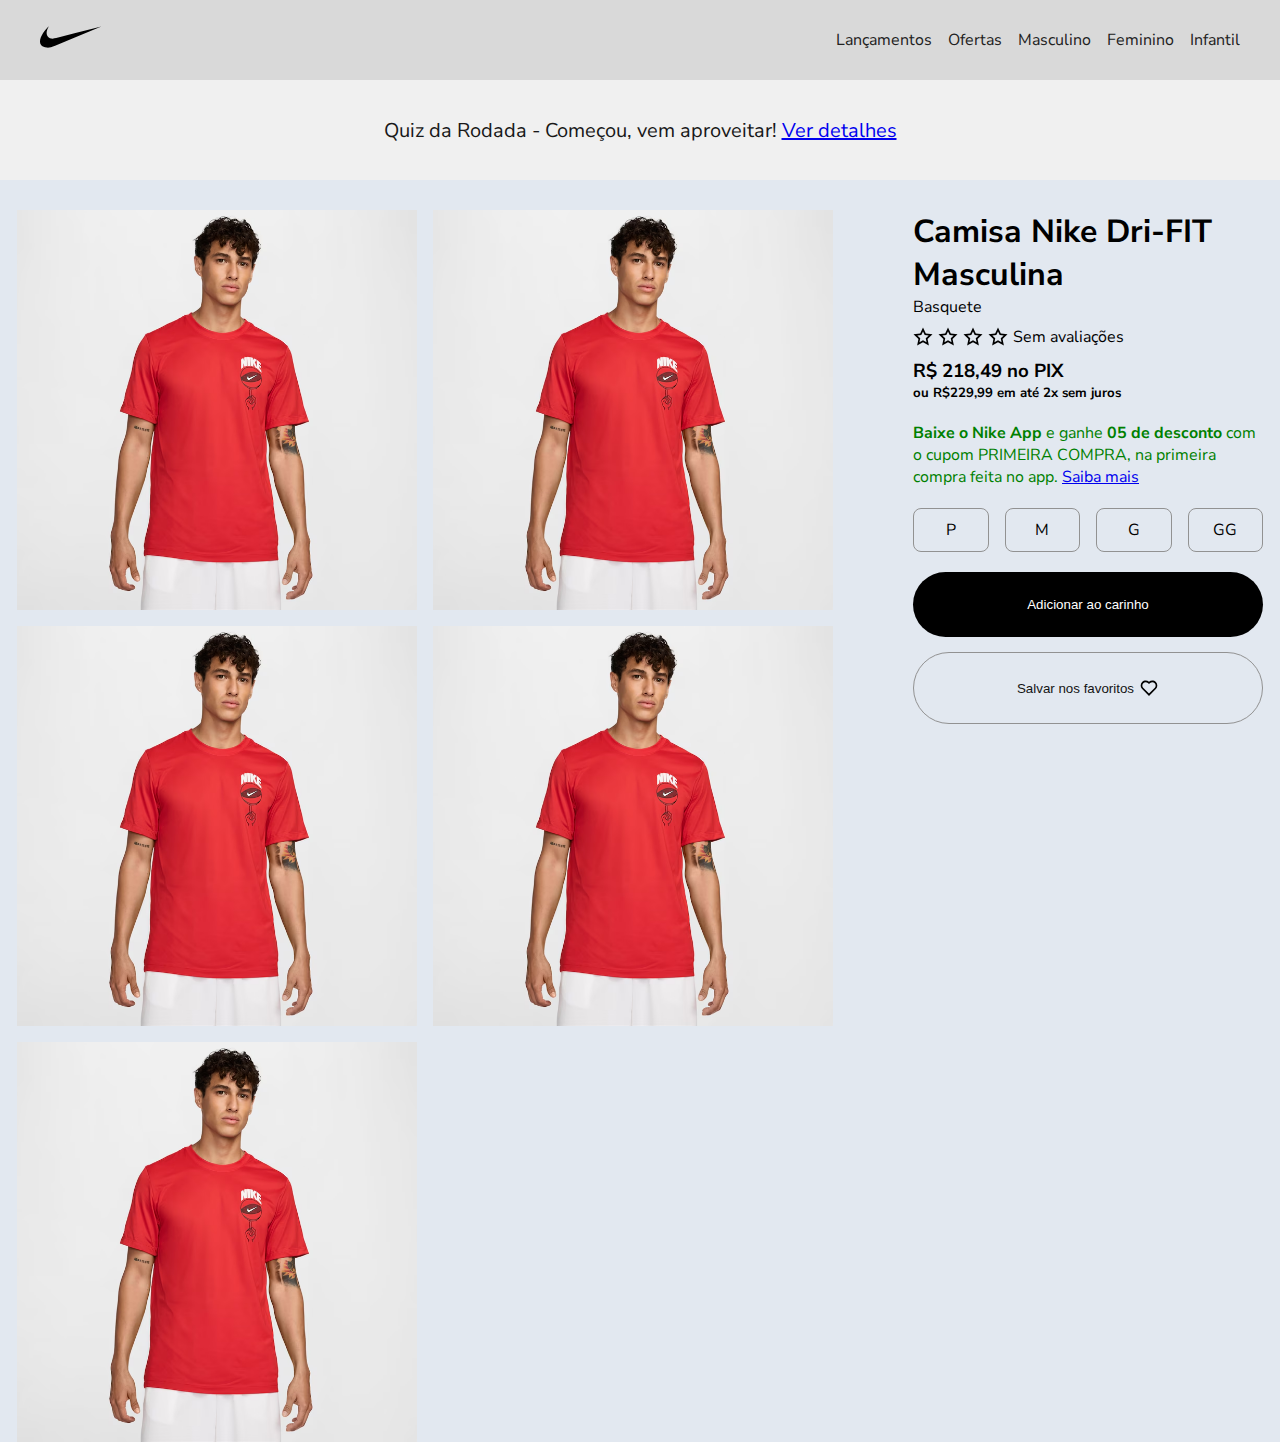
<file: details.html>
<!DOCTYPE html>
<html lang="pt-br">
<head>
    <meta charset="UTF-8">
    <meta name="viewport" content="width=device-width, initial-scale=1.0">
    <title>NIKE - Sua loja preferida!</title>
    <link rel="stylesheet" href="style.css">
</head>
<body>
    <header>
        <a href="index.html">
            <img src="assets/img/logo.svg" alt="logo nike">
        </a>
        <nav>
            <ul>
                <li><a href="#">Lançamentos</a></li>
                <li><a href="#">Ofertas</a></li>
                <li><a href="#">Masculino</a></li>
                <li><a href="#">Feminino</a></li>
                <li><a href="#">Infantil</a></li>
            </ul>
        </nav>
    </header>
    <div class="carousel-container">
        <div class="carousel-slide">
            <div class="carousel-item">
                <p>Quiz da Rodada - Começou, vem aproveitar! <a href="#">Ver detalhes</a></p>
            </div>
            <div class="carousel-item">
                <p>Promoção Relâmpago - Descontos incríveis! <a href="#">Ver detalhes</a></p>
            </div>
            <div class="carousel-item">
                <p>Novidades da Semana - Confira! <a href="#">Ver detalhes</a></p>
            </div>
        </div>
    </div>
    <div class="grid-details">
        <div class="img-details">
            <img src="assets/img-details-products/029762P1.avif" alt="">
            <img src="assets/img-details-products/029762P1.avif" alt="">
            <img src="assets/img-details-products/029762P1.avif" alt="">
            <img src="assets/img-details-products/029762P1.avif" alt="">
            <img src="assets/img-details-products/029762P1.avif" alt="">
        </div>
        <div class="text-details">
            <h1>Camisa Nike Dri-FIT Masculina</h1>
            <p>Basquete</p>
            <div class="assessments">
                <img src="assets/icons/star-line.svg" alt="">
                <img src="assets/icons/star-line.svg" alt="">
                <img src="assets/icons/star-line.svg" alt="">
                <img src="assets/icons/star-line.svg" alt="">
                <p>Sem avaliações</p>
            </div>

            <h3>R$ 218,49 no PIX</h3>
            <h5>ou R$229,99 em até 2x sem juros</h5>

            <span>
                <strong>Baixe o Nike App</strong> e ganhe <strong>05 de desconto</strong>
                com o cupom PRIMEIRA COMPRA, na primeira compra feita no app. <a href="#">Saiba mais</a>
            </span>
            
            <div class="product-sizes">
                <span>
                    <label for="size-p1">
                        <input type="radio" id="size-p1" name="size" value="P">
                        P
                    </label>
                </span>
                <span>
                    <label for="size-p2">
                        <input type="radio" id="size-p2" name="size" value="M">
                        M
                    </label>
                </span>
                <span>
                    <label for="size-p3">
                        <input type="radio" id="size-p3" name="size" value="G">
                        G
                    </label>
                </span>
                <span>
                    <label for="size-p4">
                        <input type="radio" id="size-p4" name="size" value="GG">
                        GG
                    </label>
                </span>
            </div>
            <div class="actions-buttons">
                <button>Adicionar ao carinho</button>
                <button class="favorites">Salvar nos favoritos
                    <img src="assets/icons/heart-line.svg" alt="">
                </button>
            </div>            
        </div>
    </div>
    

    <script src="scripts.js"></script>
</body>
</html>
</file>
<file: style.css>
@import url('https://fonts.googleapis.com/css2?family=Nunito+Sans:ital,opsz,wght@0,6..12,200..1000;1,6..12,200..1000&display=swap');

*{
    margin: 0;
    padding: 0;
    box-sizing: border-box;
}

body {
    background-color: #e2e8f0;
    min-height: 100%;
    font-family: 'Nunito Sans', sans-serif;
    font-weight: 400;
    font-size: 16px;
}

header {
    display: flex;
    align-items: center;
    justify-content: space-between;
    background-color: #d9d9d9;
    color: #1a1a1a;
    height: 5rem;
    padding: 0px 40px 0px 40px;
}

header > a  {
    cursor: pointer;
}


nav ul {
    display: flex;
    gap: 1rem;
}

nav ul li {
    list-style: none;
}

nav ul li a {
    text-decoration: none;
    color: #212121;
    
}

.carousel-container {
    width: 100%;
    overflow: hidden;
    background-color: #f0f0f0;
    height: 100px; /* Ajuste conforme necessário */
    display: flex;
    justify-content: center;
    align-items: center;
    margin-bottom: 30px;
}

.carousel-slide {
    display: flex;
    transition: transform 0.5s ease-out;
}

.carousel-item {
    min-width: 100%;
    box-sizing: border-box;
    padding: 20px;
    text-align: center;
    background-color: #f0f0f0;
    color: #181818;
}

.carousel-item p {
    margin: 0;
    font-size: 20px;
}

.container {
    display: flex;
    flex-direction: column;
    justify-content: center;
    align-items: center;
    max-width: 1140px;
    margin: 0 auto;
    padding: 20px;
}

.grid {
    display: grid;
    grid-template-columns: repeat(3, 1fr);
    gap: 1rem;
}

.item {
    background-color: #fff;
    border: 1px solid rgb(136, 136, 136);
    display: flex;
    border-radius: 4px;
    justify-content: center;
    align-items: center;
    padding: 10px;
}

.item img {
    max-width: 100%;
    height: auto;
    object-fit: cover;
}

.container img {
    width: 100%;
    height: 100%;
}

.buttons-toggle {
    display: flex;
    justify-content: center;
    gap: 0.62rem;
}

.buttons-toggle a {
    color: #fff;
    text-decoration: none;
}

.buttons-toggle button {
    padding: 20px;
    background-color: #000;
    color: #fff;
    border-radius: 200rem;
    outline: none;
    cursor: pointer;
    text-decoration: none;
    font-size: 18px;
    border: none;
}

.buttons-toggle button:hover {
    opacity: 0.7;
}

.video-container {
    display: flex;
    justify-content: center;
}

.grid-details {
    display: flex;
    justify-content: center;
    align-items: start;
    height: 100vh;
}

.img-details {
    display: grid;
    grid-template-columns: repeat(2, 1fr);
    gap: 1rem;
}

.img-details img {
    width: 400px;
}

.text-details {
    width: 350px;
    margin-left: 80px;
}

.text-details span {
    color: green;
}

.text-details h5 {
    margin-bottom: 20px;
}


.assessments {
    display: flex;
    gap: 5px;
    margin-bottom: 10px;
    margin-top: 8px;
}

.assessments img {
    width: 20px;
}

.product-sizes {
    display: grid;
    gap: 1rem;
    grid-template-columns: repeat(4, 1fr);
    width: 100%;
    justify-content: center;
    align-items: center;
}

.product-sizes span {
    display: flex;
    justify-content: center;
    align-items: center;
    width: 100%;
}

.product-sizes span > label {
    display: flex;
    justify-content: center;
    align-items: center;
    border: 1px solid rgb(146, 146, 146);
    width: 100%;
    padding: 10px;
    cursor: pointer;
    margin-top: 20px;
    border-radius: 8px;
    color: #000;
}

.product-sizes span > label:hover {
    border: 1px solid #000;
}

.product-sizes input[type="radio"] {
    display: none;    
}

.actions-buttons button {
    margin-top: 20px;
    width: 100%;
    display: inline-block;
    padding: 25px;
    border-radius: 200rem;
    outline: none;
    border: none;
    background-color: #000;
    color: #fff; 
    cursor: pointer;
}

.actions-buttons button:hover {
    opacity: 0.7;
}

.actions-buttons .favorites {
    margin-top: 15px;
    width: 100%;
    display: flex;
    justify-content: center;
    align-items: center;
    padding: 25px;
    border-radius: 200rem;
    outline: none;
    border: 1px solid rgb(146, 146, 146);
    background-color: transparent;
    color: #141414; 
    cursor: pointer;
}

.actions-buttons .favorites img {
    width: 20px;
    margin-left: 5px;
}

.text-line {
    font-size: 36px;
    text-align: center;
    text-transform: uppercase;
    line-height: 70px;
    margin-top: 20px;
    font-weight: 600;
}

.text-line h1 span {
    color: green;
    font-size: 55px;
}

.brasil-star {
    display: flex;
    justify-content: center;
    align-items: center;
}

.brasil-star img {
    width: 30px;
    margin-bottom: 20px;
}

footer {
    background-color: #cdcdcd;
    padding: 15px;
    display: flex;
    justify-content: center;
    align-items: center;
    margin-top: 25px;
}
</file>
